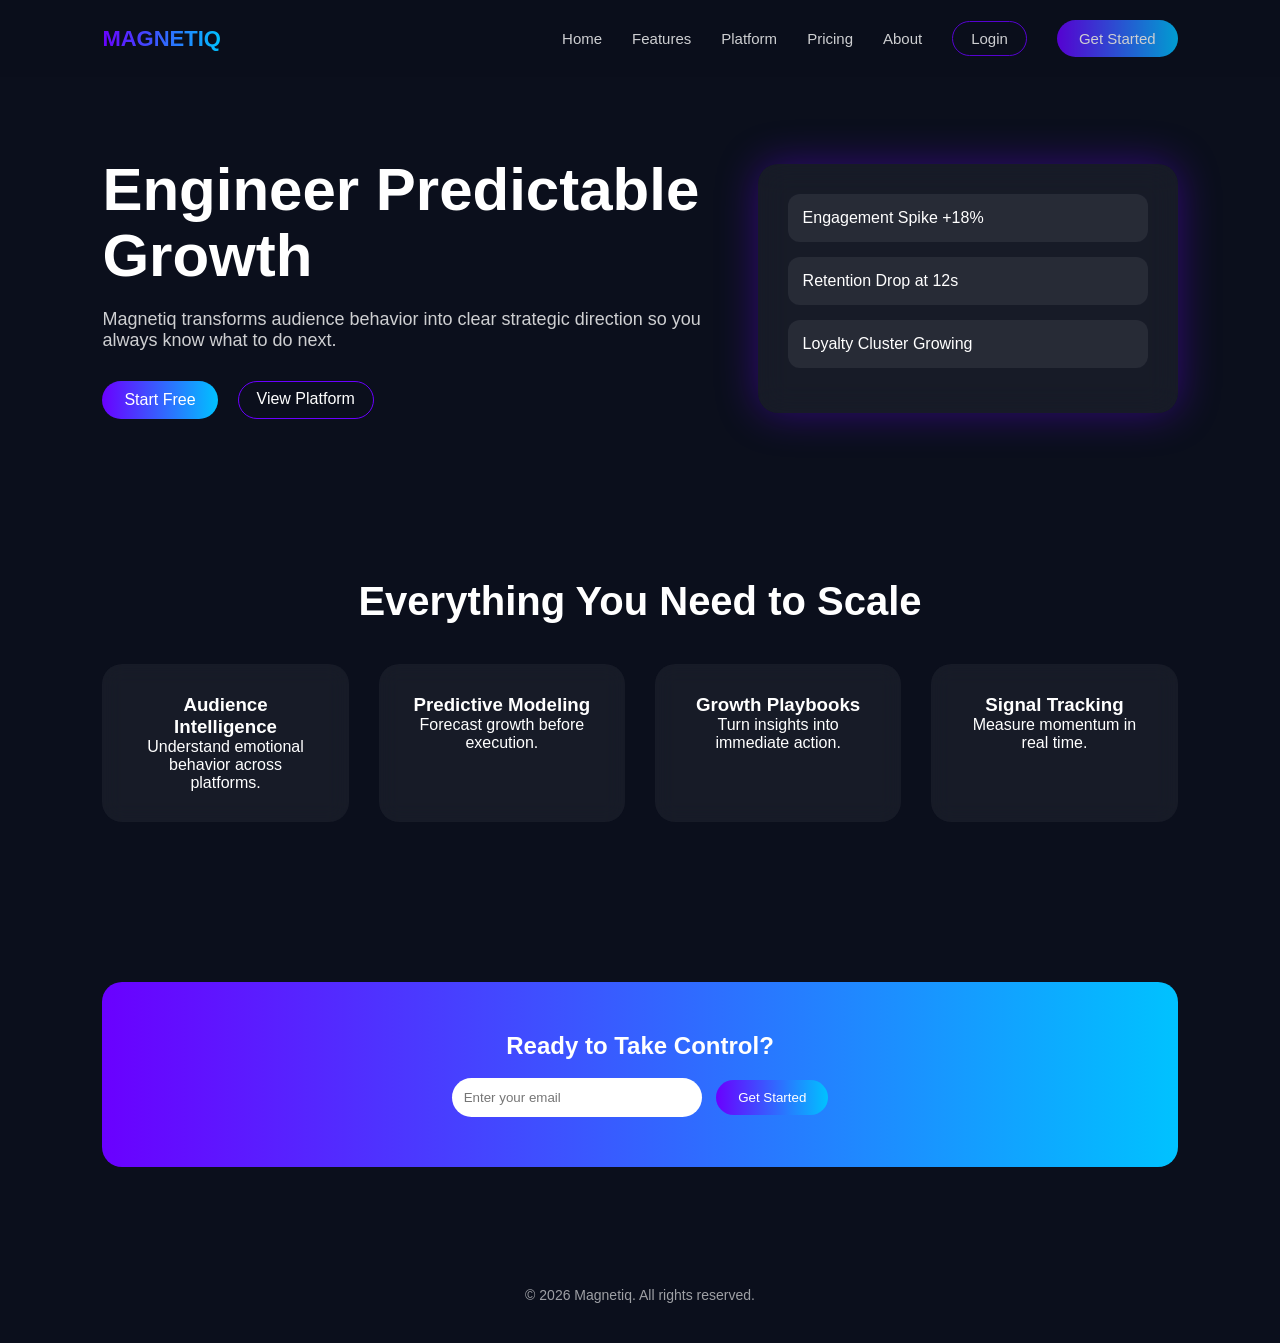
<file: index.html>
<!DOCTYPE html>
<html>
<head>
  <title>Magnetiq</title>
  <link rel="stylesheet" href="style.css">
</head>
<body>

<div class="navbar">
  <div class="logo">MAGNETIQ</div>
  <div class="nav-links">
    <a href="index.html">Home</a>
    <a href="features.html">Features</a>
    <a href="platform.html">Platform</a>
    <a href="pricing.html">Pricing</a>
    <a href="about.html">About</a>
    <a href="login.html" class="btn-outline">Login</a>
    <a href="login.html" class="btn-primary">Get Started</a>
  </div>
</div>

<section class="hero">
  <div class="hero-text">
    <h1>Engineer Predictable Growth</h1>
    <p>Magnetiq transforms audience behavior into clear strategic direction so you always know what to do next.</p>
    <div class="hero-buttons">
      <a href="login.html" class="btn-primary">Start Free</a>
      <a href="features.html" class="btn-outline">View Platform</a>
    </div>
  </div>

  <div class="mockup">
    <div class="stat">Engagement Spike +18%</div>
    <div class="stat">Retention Drop at 12s</div>
    <div class="stat">Loyalty Cluster Growing</div>
  </div>
</section>

<section class="features">
  <h2>Everything You Need to Scale</h2>
  <div class="feature-grid">
    <div class="feature-card">
      <h3>Audience Intelligence</h3>
      <p>Understand emotional behavior across platforms.</p>
    </div>
    <div class="feature-card">
      <h3>Predictive Modeling</h3>
      <p>Forecast growth before execution.</p>
    </div>
    <div class="feature-card">
      <h3>Growth Playbooks</h3>
      <p>Turn insights into immediate action.</p>
    </div>
    <div class="feature-card">
      <h3>Signal Tracking</h3>
      <p>Measure momentum in real time.</p>
    </div>
  </div>
</section>

<section class="cta">
  <h2>Ready to Take Control?</h2>
  <br>
  <input type="email" placeholder="Enter your email">
  <button class="btn-primary">Get Started</button>
</section>

<div class="footer">
  © 2026 Magnetiq. All rights reserved.
</div>

</body>
</html>
</file>
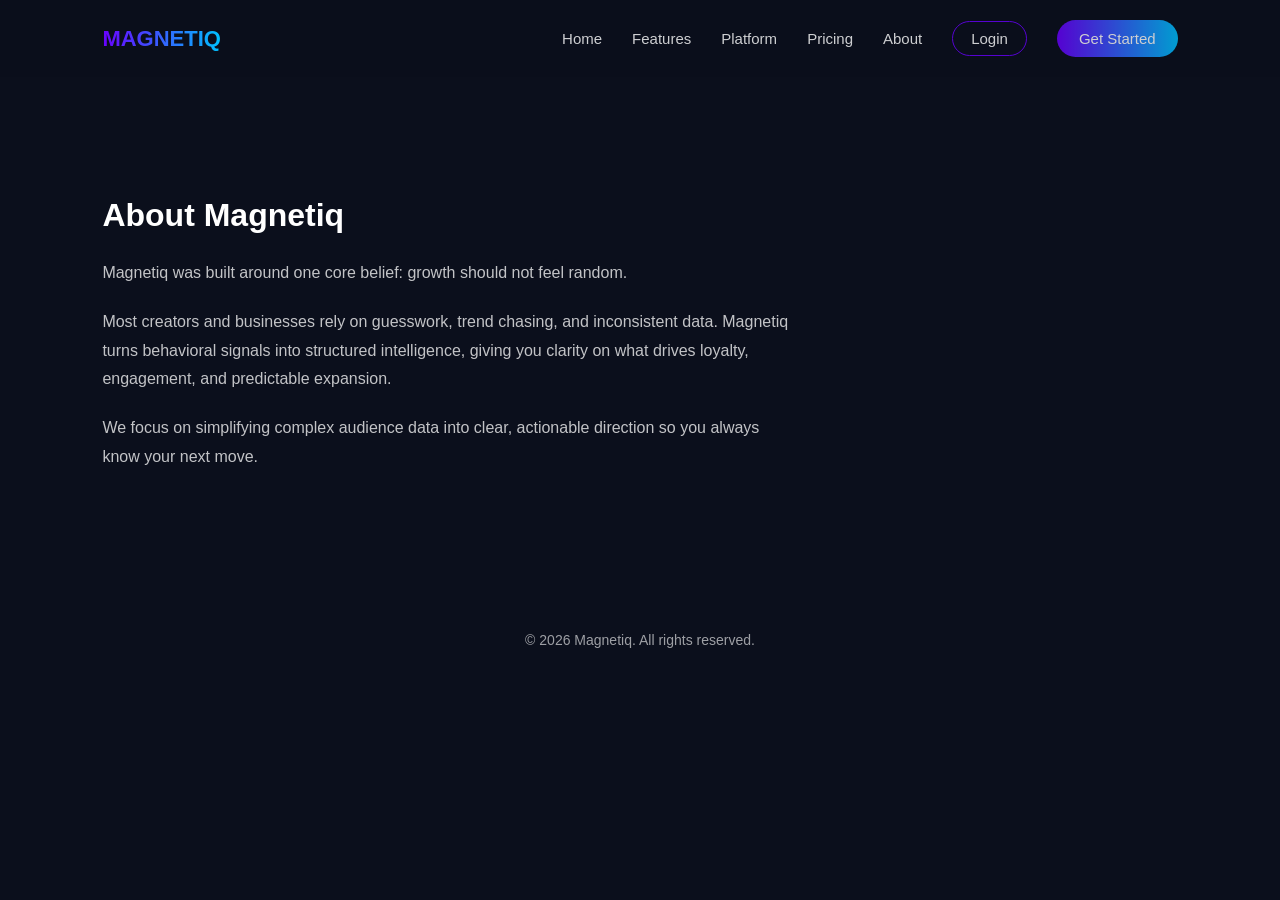
<file: about.html>
<!DOCTYPE html>
<html>
<head>
  <title>About - Magnetiq</title>
  <link rel="stylesheet" href="style.css">
</head>
<body>

<div class="navbar">
  <div class="logo">MAGNETIQ</div>
  <div class="nav-links">
    <a href="index.html">Home</a>
    <a href="features.html">Features</a>
    <a href="platform.html">Platform</a>
    <a href="pricing.html">Pricing</a>
    <a href="about.html">About</a>
    <a href="login.html" class="btn-outline">Login</a>
    <a href="login.html" class="btn-primary">Get Started</a>
  </div>
</div>

<div style="padding:120px 8%; max-width:900px;">
  <h1>About Magnetiq</h1>

  <p style="margin-top:25px; opacity:0.75; line-height:1.8;">
    Magnetiq was built around one core belief:
    growth should not feel random.
  </p>

  <p style="margin-top:20px; opacity:0.75; line-height:1.8;">
    Most creators and businesses rely on guesswork,
    trend chasing, and inconsistent data.
    Magnetiq turns behavioral signals into structured intelligence,
    giving you clarity on what drives loyalty, engagement,
    and predictable expansion.
  </p>

  <p style="margin-top:20px; opacity:0.75; line-height:1.8;">
    We focus on simplifying complex audience data into clear,
    actionable direction so you always know your next move.
  </p>
</div>

<div class="footer">
  © 2026 Magnetiq. All rights reserved.
</div>

</body>
</html>
</file>
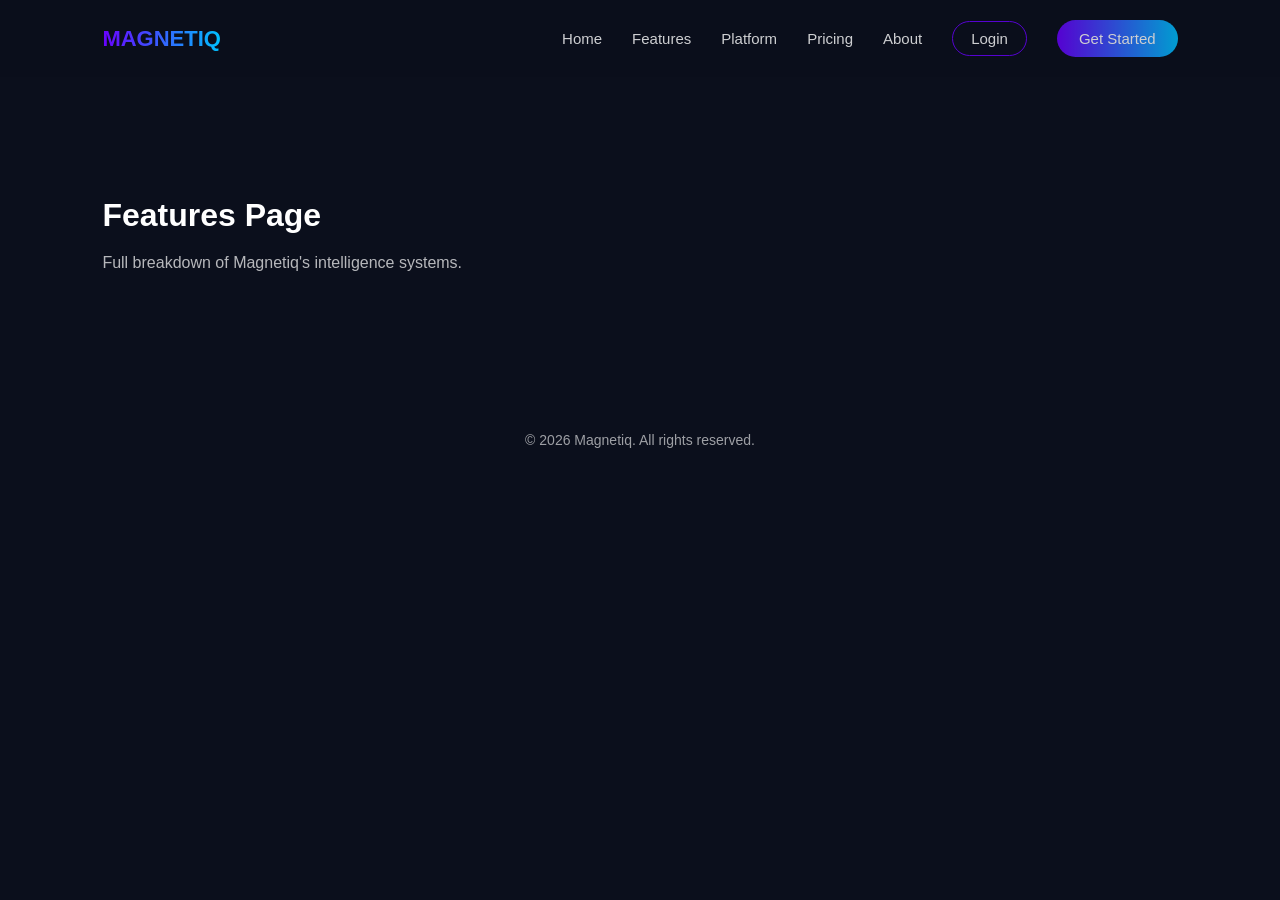
<file: features.html>
<!DOCTYPE html>
<html>
<head>
  <title>Features - Magnetiq</title>
  <link rel="stylesheet" href="style.css">
</head>
<body>

<div class="navbar">
  <div class="logo">MAGNETIQ</div>
  <div class="nav-links">
    <a href="index.html">Home</a>
    <a href="features.html">Features</a>
    <a href="platform.html">Platform</a>
    <a href="pricing.html">Pricing</a>
    <a href="about.html">About</a>
    <a href="login.html" class="btn-outline">Login</a>
    <a href="login.html" class="btn-primary">Get Started</a>
  </div>
</div>

<div style="padding:120px 8%">
  <h1>Features Page</h1>
  <p style="margin-top:20px; opacity:0.7;">
    Full breakdown of Magnetiq's intelligence systems.
  </p>
</div>

<div class="footer">
  © 2026 Magnetiq. All rights reserved.
</div>

</body>
</html>
</file>
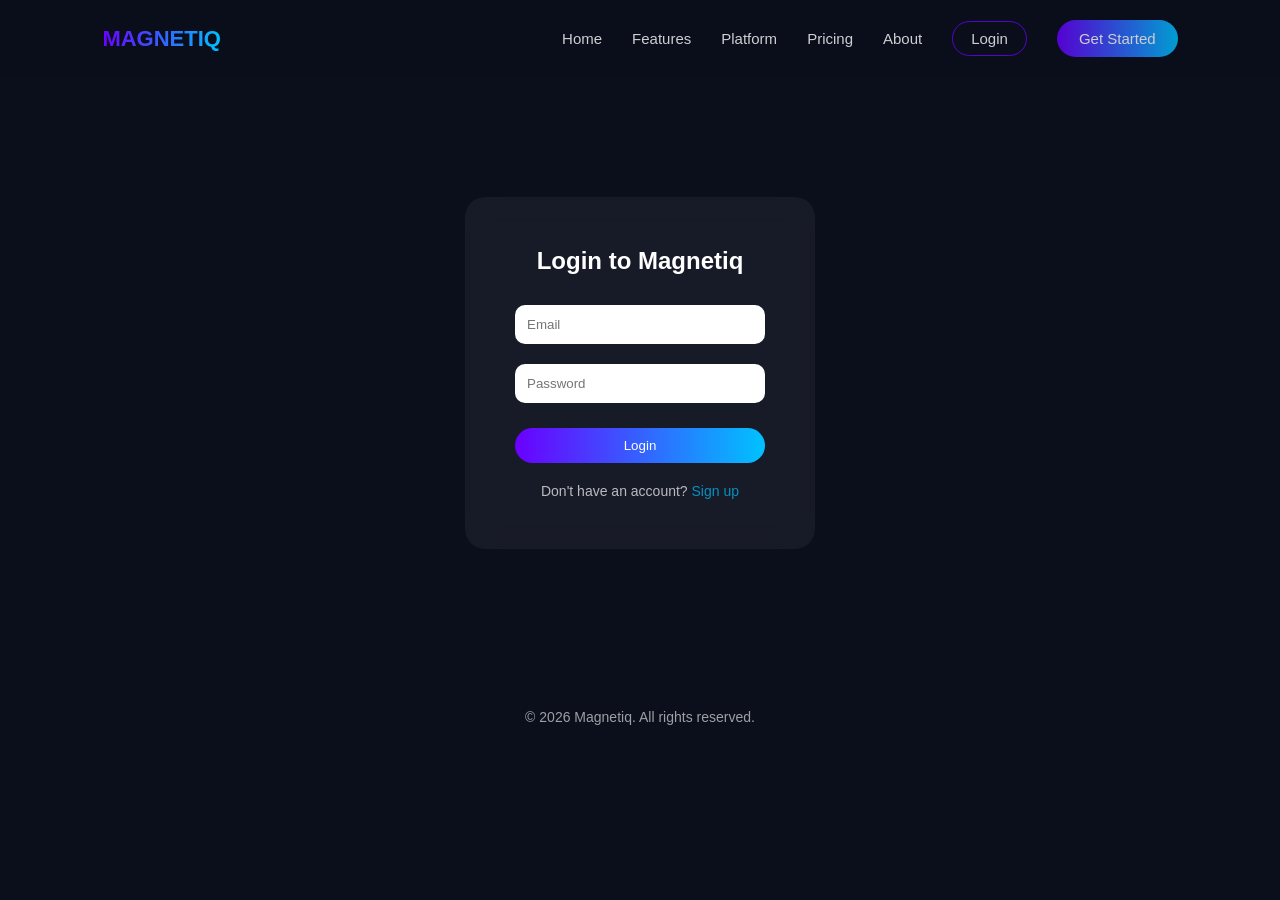
<file: login.html>
<!DOCTYPE html>
<html>
<head>
  <title>Login - Magnetiq</title>
  <link rel="stylesheet" href="style.css">
</head>
<body>

<div class="navbar">
  <div class="logo">MAGNETIQ</div>
  <div class="nav-links">
    <a href="index.html">Home</a>
    <a href="features.html">Features</a>
    <a href="platform.html">Platform</a>
    <a href="pricing.html">Pricing</a>
    <a href="about.html">About</a>
    <a href="login.html" class="btn-outline">Login</a>
    <a href="login.html" class="btn-primary">Get Started</a>
  </div>
</div>

<div style="padding:120px 8%; display:flex; justify-content:center;">
  
  <div style="background:rgba(255,255,255,0.05); padding:50px; border-radius:20px; width:350px; backdrop-filter:blur(15px);">
    
    <h2 style="margin-bottom:30px; text-align:center;">Login to Magnetiq</h2>

    <form onsubmit="return fakeLogin(event)">
      
      <input 
        type="email" 
        placeholder="Email" 
        required
        style="width:100%; padding:12px; border-radius:10px; border:none; margin-bottom:20px;"
      >

      <input 
        type="password" 
        placeholder="Password" 
        required
        style="width:100%; padding:12px; border-radius:10px; border:none; margin-bottom:25px;"
      >

      <button 
        type="submit" 
        class="btn-primary"
        style="width:100%;"
      >
        Login
      </button>

    </form>

    <p style="margin-top:20px; font-size:14px; opacity:0.7; text-align:center;">
      Don't have an account? <a href="#" style="color:#00c2ff;">Sign up</a>
    </p>

  </div>

</div>

<div class="footer">
  © 2026 Magnetiq. All rights reserved.
</div>

<script>
function fakeLogin(event) {
  event.preventDefault();
  alert("Login system coming soon.");
  return false;
}
</script>

</body>
</html>
</file>
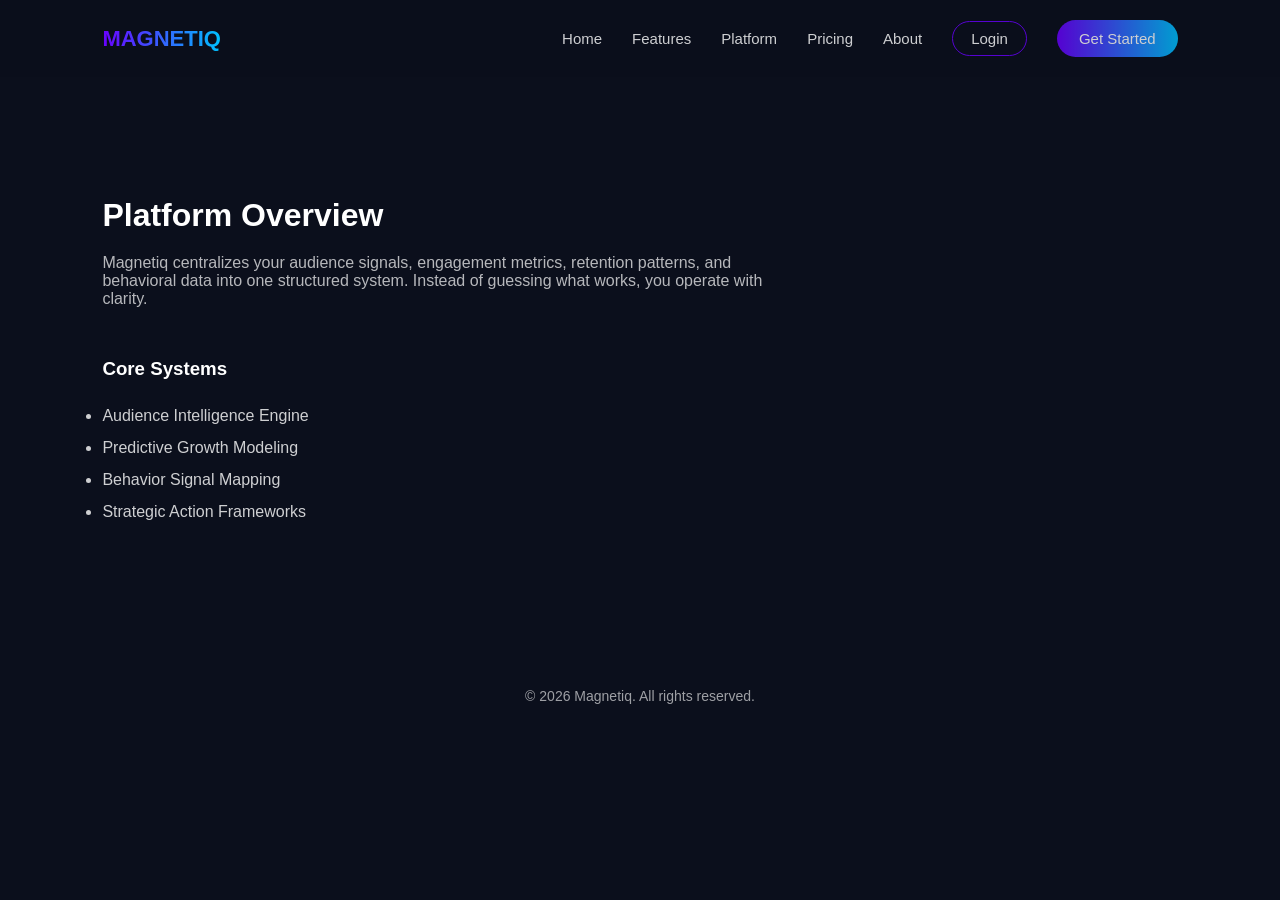
<file: platform.html>
<!DOCTYPE html>
<html>
<head>
  <title>Platform - Magnetiq</title>
  <link rel="stylesheet" href="style.css">
</head>
<body>

<div class="navbar">
  <div class="logo">MAGNETIQ</div>
  <div class="nav-links">
    <a href="index.html">Home</a>
    <a href="features.html">Features</a>
    <a href="platform.html">Platform</a>
    <a href="pricing.html">Pricing</a>
    <a href="about.html">About</a>
    <a href="login.html" class="btn-outline">Login</a>
    <a href="login.html" class="btn-primary">Get Started</a>
  </div>
</div>

<div style="padding:120px 8%">
  <h1>Platform Overview</h1>

  <p style="margin-top:20px; opacity:0.7; max-width:700px;">
    Magnetiq centralizes your audience signals, engagement metrics,
    retention patterns, and behavioral data into one structured system.
    Instead of guessing what works, you operate with clarity.
  </p>

  <div style="margin-top:50px;">
    <h3>Core Systems</h3>
    <ul style="margin-top:20px; line-height:2; opacity:0.8;">
      <li>Audience Intelligence Engine</li>
      <li>Predictive Growth Modeling</li>
      <li>Behavior Signal Mapping</li>
      <li>Strategic Action Frameworks</li>
    </ul>
  </div>
</div>

<div class="footer">
  © 2026 Magnetiq. All rights reserved.
</div>

</body>
</html>
</file>
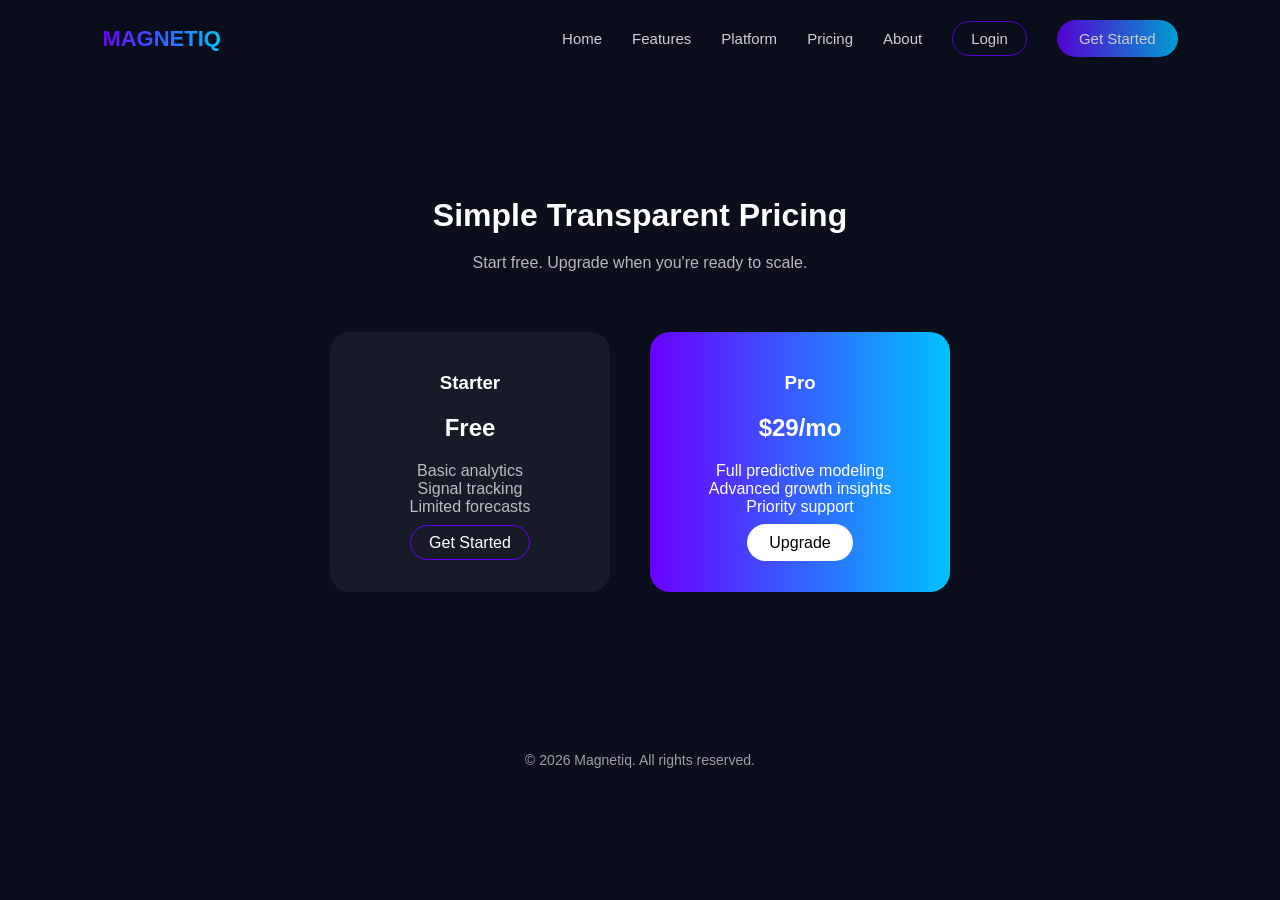
<file: pricing.html>
<!DOCTYPE html>
<html>
<head>
  <title>Pricing - Magnetiq</title>
  <link rel="stylesheet" href="style.css">
</head>
<body>

<div class="navbar">
  <div class="logo">MAGNETIQ</div>
  <div class="nav-links">
    <a href="index.html">Home</a>
    <a href="features.html">Features</a>
    <a href="platform.html">Platform</a>
    <a href="pricing.html">Pricing</a>
    <a href="about.html">About</a>
    <a href="login.html" class="btn-outline">Login</a>
    <a href="login.html" class="btn-primary">Get Started</a>
  </div>
</div>

<div style="padding:120px 8%; text-align:center;">
  <h1>Simple Transparent Pricing</h1>
  <p style="margin-top:20px; opacity:0.7;">
    Start free. Upgrade when you're ready to scale.
  </p>

  <div style="margin-top:60px; display:flex; justify-content:center; gap:40px; flex-wrap:wrap;">

    <div style="background:rgba(255,255,255,0.05); padding:40px; border-radius:20px; width:280px;">
      <h3>Starter</h3>
      <h2 style="margin:20px 0;">Free</h2>
      <p style="opacity:0.7;">Basic analytics</p>
      <p style="opacity:0.7;">Signal tracking</p>
      <p style="opacity:0.7;">Limited forecasts</p>
      <br>
      <a href="login.html" class="btn-outline">Get Started</a>
    </div>

    <div style="background:linear-gradient(90deg,#6a00ff,#00c2ff); padding:40px; border-radius:20px; width:300px;">
      <h3>Pro</h3>
      <h2 style="margin:20px 0;">$29/mo</h2>
      <p>Full predictive modeling</p>
      <p>Advanced growth insights</p>
      <p>Priority support</p>
      <br>
      <a href="login.html" class="btn-primary" style="background:white; color:black;">Upgrade</a>
    </div>

  </div>
</div>

<div class="footer">
  © 2026 Magnetiq. All rights reserved.
</div>

</body>
</html>
</file>
<file: style.css>
/* RESET */
* {
  margin: 0;
  padding: 0;
  box-sizing: border-box;
  font-family: 'Inter', sans-serif;
}

body {
  background: #0b0f1c;
  color: white;
  overflow-x: hidden;
}

a {
  text-decoration: none;
  color: inherit;
}

/* NAVBAR */
.navbar {
  display: flex;
  justify-content: space-between;
  align-items: center;
  padding: 20px 8%;
  background: rgba(11, 15, 28, 0.9);
  position: sticky;
  top: 0;
  backdrop-filter: blur(10px);
  z-index: 1000;
}

.logo {
  font-size: 22px;
  font-weight: 700;
  background: linear-gradient(90deg, #6a00ff, #00c2ff);
  -webkit-background-clip: text;
  -webkit-text-fill-color: transparent;
}

.nav-links {
  display: flex;
  gap: 30px;
  align-items: center;
}

.nav-links a {
  font-size: 15px;
  opacity: 0.8;
}

.nav-links a:hover {
  opacity: 1;
}

.btn-outline {
  padding: 8px 18px;
  border-radius: 25px;
  border: 1px solid #6a00ff;
}

.btn-primary {
  padding: 10px 22px;
  border-radius: 25px;
  background: linear-gradient(90deg, #6a00ff, #00c2ff);
  border: none;
  color: white;
  cursor: pointer;
}

/* HERO */
.hero {
  display: flex;
  align-items: center;
  justify-content: space-between;
  padding: 80px 8%;
  gap: 40px;
}

.hero-text {
  max-width: 600px;
}

.hero h1 {
  font-size: 60px;
  line-height: 1.1;
  margin-bottom: 20px;
}

.hero p {
  font-size: 18px;
  opacity: 0.8;
  margin-bottom: 30px;
}

.hero-buttons {
  display: flex;
  gap: 20px;
}

/* MOCKUP PANEL */
.mockup {
  background: rgba(255, 255, 255, 0.05);
  padding: 30px;
  border-radius: 20px;
  backdrop-filter: blur(15px);
  box-shadow: 0 0 40px rgba(106, 0, 255, 0.4);
  width: 420px;
}

.mockup h3 {
  margin-bottom: 15px;
}

.stat {
  margin-bottom: 15px;
  padding: 15px;
  border-radius: 12px;
  background: rgba(255,255,255,0.07);
}

/* FEATURES */
.features {
  padding: 80px 8%;
  text-align: center;
}

.features h2 {
  font-size: 40px;
  margin-bottom: 40px;
}

.feature-grid {
  display: grid;
  grid-template-columns: repeat(4, 1fr);
  gap: 30px;
}

.feature-card {
  padding: 30px;
  border-radius: 20px;
  background: rgba(255,255,255,0.05);
  backdrop-filter: blur(10px);
  transition: 0.3s;
}

.feature-card:hover {
  transform: translateY(-8px);
  box-shadow: 0 0 30px rgba(0, 194, 255, 0.4);
}

/* CTA SECTION */
.cta {
  margin: 80px 8%;
  padding: 50px;
  border-radius: 20px;
  background: linear-gradient(90deg, #6a00ff, #00c2ff);
  text-align: center;
}

.cta input {
  padding: 12px;
  border-radius: 25px;
  border: none;
  width: 250px;
  margin-right: 10px;
}

/* FOOTER */
.footer {
  padding: 40px 8%;
  text-align: center;
  opacity: 0.6;
  font-size: 14px;
}

/* RESPONSIVE */
@media (max-width: 1000px) {
  .hero {
    flex-direction: column;
    text-align: center;
  }

  .feature-grid {
    grid-template-columns: repeat(2, 1fr);
  }
}

@media (max-width: 600px) {
  .feature-grid {
    grid-template-columns: 1fr;
  }

  .hero h1 {
    font-size: 38px;
  }
}
</file>
